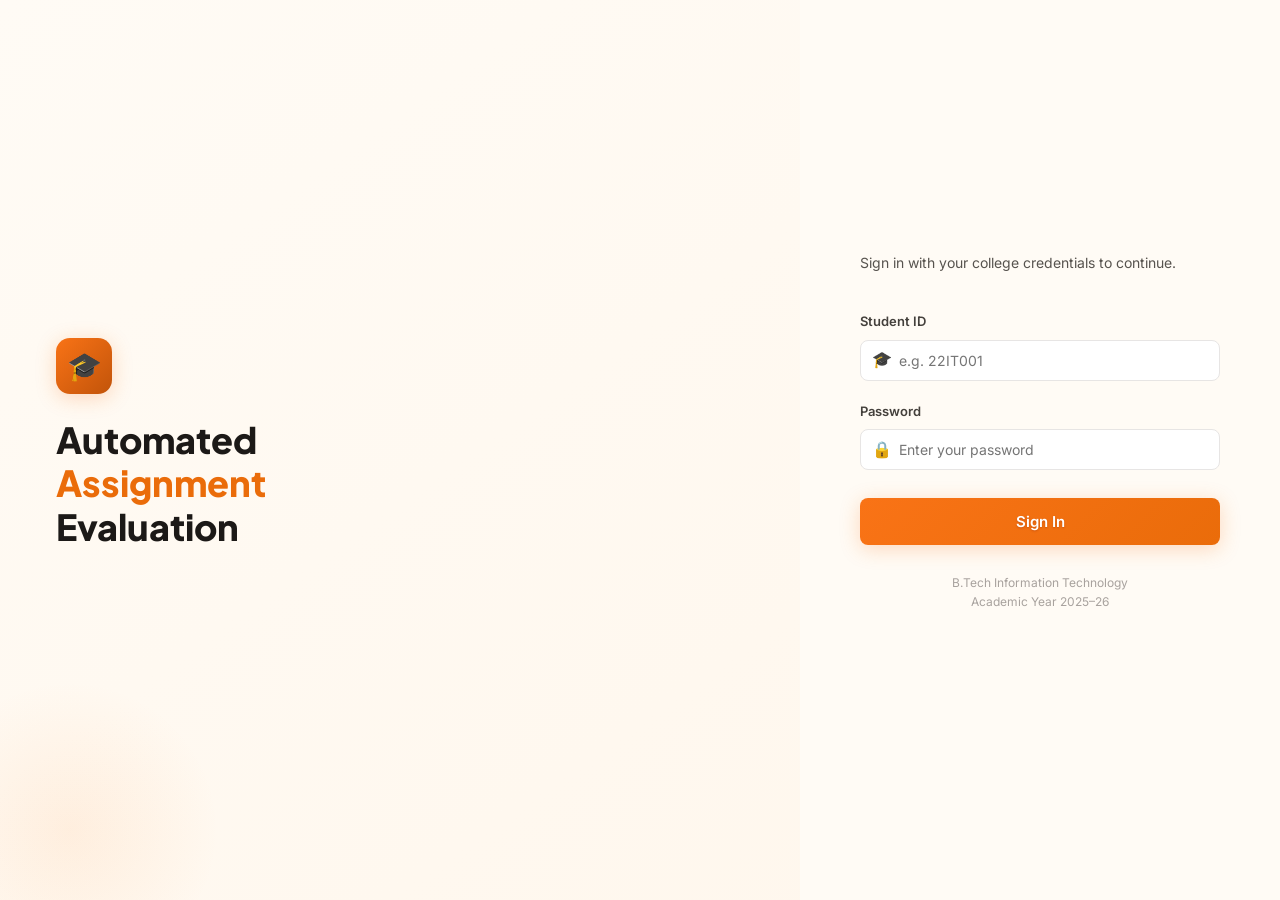
<file: index.html>
<!DOCTYPE html>
<html lang="en">

<head>
  <meta charset="UTF-8" />
  <meta name="viewport" content="width=device-width,initial-scale=1" />
  <title>Login – AES | Automated Assignment Evaluation System</title>
  <meta name="description"
    content="Secure student login for the Automated Assignment Evaluation System. Access your assignments, results, and feedback." />
  <link rel="stylesheet" href="css/main.css" />
  <style>
    body {
      background: var(--cream-50);
    }

    .login-root {
      min-height: 100vh;
    }
  </style>
</head>

<body>
  <div class="login-root">

    <div class="login-left">
      <div class="login-brand fade-in">
        <div class="login-brand-icon">🎓</div>
        <h1>Automated<br /><span>Assignment</span><br />Evaluation</h1>

      </div>

    </div>


    <div class="login-right">
      <div class="login-form-wrap fade-in">
        <p>Sign in with your college credentials to continue.</p>

        <div id="loginError" class="login-error">⚠️ <span id="errorMsg">Invalid credentials.</span></div>

        <form id="loginForm" novalidate>
          <div class="form-group">
            <label class="form-label" for="studentId">Student ID</label>
            <div class="input-icon-wrap">
              <span class="input-icon">🎓</span>
              <input id="studentId" class="form-control" type="text" placeholder="e.g. 22IT001" autocomplete="username"
                required />
            </div>
          </div>
          <div class="form-group">
            <label class="form-label" for="password">Password</label>
            <div class="input-icon-wrap">
              <span class="input-icon">🔒</span>
              <input id="password" class="form-control" type="password" placeholder="Enter your password"
                autocomplete="current-password" required />
            </div>
          </div>
          <button id="loginBtn" class="btn btn-primary btn-lg" type="submit"
            style="width:100%;justify-content:center;margin-top:8px;">
            <span id="loginBtnText">Sign In</span>
            <span id="loginSpinner" class="spinner" style="display:none;"></span>
          </button>
        </form>

        <p style="margin-top:28px;font-size:12px;color:var(--neutral-400);text-align:center;">
          B.Tech Information Technology<br />
          Academic Year 2025–26
        </p>
      </div>
    </div>
  </div>

  <script src="js/data.js"></script>
  <script src="js/auth.js"></script>
  <script>

    if (getCurrentStudent()) window.location.href = 'dashboard.html';

    document.getElementById('loginForm').addEventListener('submit', async function (e) {
      e.preventDefault();
      const id = document.getElementById('studentId').value.trim();
      const pwd = document.getElementById('password').value;
      const errEl = document.getElementById('loginError');
      const msgEl = document.getElementById('errorMsg');
      const btnTxt = document.getElementById('loginBtnText');
      const spinner = document.getElementById('loginSpinner');

      errEl.classList.remove('show');
      btnTxt.style.display = 'none';
      spinner.style.display = 'inline-block';
      document.getElementById('loginBtn').disabled = true;

      await new Promise(r => setTimeout(r, 800));

      const result = login(id, pwd);
      if (result.success) {
        window.location.href = 'dashboard.html';
      } else {
        msgEl.textContent = result.error;
        errEl.classList.add('show');
        btnTxt.style.display = 'inline';
        spinner.style.display = 'none';
        document.getElementById('loginBtn').disabled = false;
      }
    });
  </script>
</body>

</html>
</file>
<file: css/main.css>
@import url('https://fonts.googleapis.com/css2?family=Inter:wght@300;400;500;600;700;800&family=Plus+Jakarta+Sans:wght@500;600;700;800&display=swap');

:root {
  --cream-50: #FFFBF5;
  --cream-100: #FFF6EB;
  --cream-200: #FEECD6;
  --cream-300: #FDD9B0;
  --orange-400: #FB923C;
  --orange-500: #F97316;
  --orange-600: #EA6C0A;
  --orange-700: #C2540A;
  --orange-800: #9A3412;
  --amber-400: #FBBF24;
  --amber-500: #F59E0B;
  --neutral-100: #F5F5F4;
  --neutral-200: #E7E5E4;
  --neutral-300: #D6D3D1;
  --neutral-400: #A8A29E;
  --neutral-500: #78716C;
  --neutral-600: #57534E;
  --neutral-700: #44403C;
  --neutral-800: #292524;
  --neutral-900: #1C1917;
  --success-bg: #F0FDF4;
  --success: #15803D;
  --success-border: #BBF7D0;
  --warning-bg: #FFFBEB;
  --warning: #B45309;
  --warning-border: #FDE68A;
  --danger-bg: #FEF2F2;
  --danger: #B91C1C;
  --danger-border: #FECACA;
  --sidebar-w: 260px;
  --topbar-h: 70px;
  --radius: 12px;
  --radius-sm: 8px;
  --radius-lg: 16px;
  --shadow-sm: 0 1px 3px rgba(0, 0, 0, .06);
  --shadow-md: 0 4px 12px rgba(0, 0, 0, .08);
  --shadow-lg: 0 10px 24px rgba(0, 0, 0, .1);
  --shadow-orange: 0 4px 20px rgba(249, 115, 22, .25);
  --transition: 220ms ease;
}

*,
*::before,
*::after {
  box-sizing: border-box;
  margin: 0;
  padding: 0;
}

html {
  font-size: 16px;
  scroll-behavior: smooth;
}

body {
  font-family: 'Inter', sans-serif;
  background: var(--cream-50);
  color: var(--neutral-800);
  line-height: 1.6;
  -webkit-font-smoothing: antialiased;
}

a {
  color: inherit;
  text-decoration: none;
}

img {
  max-width: 100%;
}

button {
  cursor: pointer;
  border: none;
  background: none;
  font-family: inherit;
}

input,
textarea,
select {
  font-family: inherit;
}


::-webkit-scrollbar {
  width: 6px;
  height: 6px;
}

::-webkit-scrollbar-track {
  background: var(--cream-100);
}

::-webkit-scrollbar-thumb {
  background: var(--orange-300, #FDBA74);
  border-radius: 99px;
}


.app-layout {
  display: flex;
  min-height: 100vh;
}

.main-content {
  margin-left: var(--sidebar-w);
  flex: 1;
  display: flex;
  flex-direction: column;
  min-height: 100vh;
}

.page-body {
  padding: 28px 32px;
  flex: 1;
}


.sidebar {
  position: fixed;
  top: 0;
  left: 0;
  width: var(--sidebar-w);
  height: 100vh;
  background: var(--neutral-900);
  display: flex;
  flex-direction: column;
  z-index: 100;
  overflow-y: auto;
  overflow-x: hidden;
}

.sidebar-logo {
  padding: 24px 20px 20px;
  border-bottom: 1px solid rgba(255, 255, 255, .06);
}

.sidebar-logo .logo-badge {
  display: inline-flex;
  align-items: center;
  gap: 10px;
}

.sidebar-logo .logo-icon {
  width: 38px;
  height: 38px;
  background: linear-gradient(135deg, var(--orange-500), var(--orange-700));
  border-radius: 10px;
  display: flex;
  align-items: center;
  justify-content: center;
  font-size: 18px;
  box-shadow: var(--shadow-orange);
}

.sidebar-logo .logo-text {
  font-family: 'Plus Jakarta Sans', sans-serif;
}

.sidebar-logo .logo-title {
  font-size: 15px;
  font-weight: 700;
  color: #fff;
}

.sidebar-logo .logo-sub {
  font-size: 11px;
  color: var(--neutral-300);
  margin-top: 1px;
}

.sidebar-nav {
  padding: 16px 12px;
  flex: 1;
}

.nav-section-label {
  font-size: 10px;
  font-weight: 600;
  color: var(--neutral-500);
  letter-spacing: .08em;
  text-transform: uppercase;
  padding: 12px 8px 6px;
}

.nav-item {
  display: flex;
  align-items: center;
  gap: 12px;
  padding: 10px 12px;
  border-radius: var(--radius-sm);
  color: var(--neutral-300);
  font-size: 14px;
  font-weight: 500;
  transition: var(--transition);
  margin-bottom: 2px;
  position: relative;
}

.nav-item:hover {
  background: rgba(255, 255, 255, .05);
  color: #fff;
}

.nav-item.active {
  background: linear-gradient(135deg, rgba(249, 115, 22, .15), rgba(234, 108, 10, .1));
  color: var(--orange-400);
  border: 1px solid rgba(249, 115, 22, .2);
}

.nav-item.active::before {
  content: '';
  position: absolute;
  left: 0;
  top: 50%;
  transform: translateY(-50%);
  width: 3px;
  height: 60%;
  background: var(--orange-500);
  border-radius: 0 4px 4px 0;
}

.nav-item .nav-icon {
  font-size: 18px;
  width: 20px;
  text-align: center;
  flex-shrink: 0;
}

.nav-item .nav-badge {
  margin-left: auto;
  background: var(--orange-600);
  color: #fff;
  font-size: 10px;
  font-weight: 700;
  padding: 2px 7px;
  border-radius: 99px;
}

.sidebar-footer {
  padding: 16px 12px;
  border-top: 1px solid rgba(255, 255, 255, .06);
}

.sidebar-student {
  display: flex;
  align-items: center;
  gap: 10px;
  padding: 10px 12px;
  border-radius: var(--radius-sm);
}

.sidebar-student .avatar {
  width: 36px;
  height: 36px;
  border-radius: 50%;
  background: linear-gradient(135deg, var(--orange-500), var(--amber-500));
  display: flex;
  align-items: center;
  justify-content: center;
  font-weight: 700;
  font-size: 14px;
  color: #fff;
  flex-shrink: 0;
}

.sidebar-student .student-info .student-name {
  font-size: 13px;
  font-weight: 600;
  color: #fff;
}

.sidebar-student .student-info .student-id {
  font-size: 11px;
  color: var(--neutral-500);
}

.logout-btn {
  width: 100%;
  display: flex;
  align-items: center;
  gap: 10px;
  padding: 10px 12px;
  border-radius: var(--radius-sm);
  color: var(--neutral-300);
  font-size: 13px;
  font-weight: 500;
  transition: var(--transition);
  margin-top: 4px;
}

.logout-btn:hover {
  background: rgba(220, 38, 38, .1);
  color: #f87171;
}


.topbar {
  height: var(--topbar-h);
  background: #fff;
  border-bottom: 1px solid var(--neutral-200);
  display: flex;
  align-items: center;
  justify-content: space-between;
  padding: 0 32px;
  position: sticky;
  top: 0;
  z-index: 50;
  box-shadow: var(--shadow-sm);
}

.topbar-left .page-title {
  font-size: 20px;
  font-weight: 700;
  color: var(--neutral-900);
  font-family: 'Plus Jakarta Sans', sans-serif;
}

.topbar-left .page-subtitle {
  font-size: 13px;
  color: var(--neutral-600);
}

.topbar-right {
  display: flex;
  align-items: center;
  gap: 16px;
}

.topbar-notif {
  position: relative;
  width: 40px;
  height: 40px;
  border-radius: var(--radius-sm);
  background: var(--cream-100);
  display: flex;
  align-items: center;
  justify-content: center;
  font-size: 18px;
  transition: var(--transition);
  cursor: pointer;
}

.topbar-notif:hover {
  background: var(--cream-200);
}

.notif-dot {
  position: absolute;
  top: 8px;
  right: 8px;
  width: 8px;
  height: 8px;
  background: var(--orange-500);
  border-radius: 50%;
  border: 2px solid #fff;
}

.topbar-avatar {
  width: 40px;
  height: 40px;
  border-radius: 50%;
  background: linear-gradient(135deg, var(--orange-500), var(--amber-500));
  display: flex;
  align-items: center;
  justify-content: center;
  font-weight: 700;
  color: #fff;
  font-size: 15px;
  cursor: pointer;
}


.btn {
  display: inline-flex;
  align-items: center;
  gap: 8px;
  padding: 10px 20px;
  border-radius: var(--radius-sm);
  font-size: 14px;
  font-weight: 600;
  transition: var(--transition);
  cursor: pointer;
  border: none;
}

.btn-primary {
  background: linear-gradient(135deg, var(--orange-500), var(--orange-600));
  color: #fff;
  text-shadow: 0 1px 2px rgba(154, 52, 18, .4);
  box-shadow: var(--shadow-orange);
}

.btn-primary:hover {
  background: linear-gradient(135deg, var(--orange-600), var(--orange-700));
  transform: translateY(-1px);
  box-shadow: 0 6px 24px rgba(249, 115, 22, .35);
}

.btn-secondary {
  background: var(--cream-200);
  color: var(--orange-700);
  border: 1px solid var(--cream-300);
}

.btn-secondary:hover {
  background: var(--cream-300);
}

.btn-outline {
  background: transparent;
  color: var(--orange-600);
  border: 1.5px solid var(--orange-400);
}

.btn-outline:hover {
  background: var(--orange-50, #FFF7ED);
}

.btn-danger {
  background: var(--danger-bg);
  color: var(--danger);
  border: 1px solid var(--danger-border);
}

.btn-sm {
  padding: 7px 14px;
  font-size: 13px;
}

.btn-lg {
  padding: 14px 28px;
  font-size: 15px;
}

.btn:disabled {
  opacity: .5;
  cursor: not-allowed;
  transform: none !important;
}


.card {
  background: #fff;
  border-radius: var(--radius);
  border: 1px solid var(--neutral-200);
  box-shadow: var(--shadow-sm);
  transition: var(--transition);
}

.card:hover {
  box-shadow: var(--shadow-md);
}

.card-hover:hover {
  transform: translateY(-2px);
  border-color: var(--orange-200, #FED7AA);
  box-shadow: var(--shadow-md), 0 0 0 1px var(--orange-200, #FED7AA);
}

.card-header {
  padding: 20px 24px;
  border-bottom: 1px solid var(--neutral-100);
  display: flex;
  align-items: center;
  justify-content: space-between;
}

.card-title {
  font-size: 16px;
  font-weight: 700;
  color: var(--neutral-900);
  font-family: 'Plus Jakarta Sans', sans-serif;
}

.card-body {
  padding: 24px;
}


.badge {
  display: inline-flex;
  align-items: center;
  gap: 5px;
  padding: 4px 10px;
  border-radius: 99px;
  font-size: 12px;
  font-weight: 600;
}

.badge-success {
  background: var(--success-bg);
  color: var(--success);
  border: 1px solid var(--success-border);
}

.badge-warning {
  background: var(--warning-bg);
  color: var(--warning);
  border: 1px solid var(--warning-border);
}

.badge-danger {
  background: var(--danger-bg);
  color: var(--danger);
  border: 1px solid var(--danger-border);
}

.badge-info {
  background: #EFF6FF;
  color: #1D4ED8;
  border: 1px solid #BFDBFE;
}

.badge-orange {
  background: var(--orange-100, #FFEDD5);
  color: var(--orange-700);
  border: 1px solid var(--orange-200, #FED7AA);
}


.progress-bar-wrap {
  background: var(--neutral-100);
  border-radius: 99px;
  height: 8px;
  overflow: hidden;
}

.progress-bar-fill {
  height: 100%;
  border-radius: 99px;
  background: linear-gradient(90deg, var(--orange-400), var(--orange-600));
  transition: width .6s cubic-bezier(.4, 0, .2, 1);
}

.progress-bar-fill.green {
  background: linear-gradient(90deg, #4ADE80, #16A34A);
}

.progress-bar-fill.red {
  background: linear-gradient(90deg, #F87171, var(--danger));
}


.stats-grid {
  display: grid;
  grid-template-columns: repeat(4, 1fr);
  gap: 20px;
  margin-bottom: 28px;
}

.stat-card {
  background: #fff;
  border-radius: var(--radius);
  padding: 22px 24px;
  border: 1px solid var(--neutral-200);
  box-shadow: var(--shadow-sm);
  display: flex;
  align-items: center;
  gap: 18px;
  position: relative;
  overflow: hidden;
  transition: var(--transition);
}

.stat-card:hover {
  transform: translateY(-2px);
  box-shadow: var(--shadow-md);
}

.stat-card::after {
  content: '';
  position: absolute;
  top: 0;
  right: 0;
  width: 80px;
  height: 80px;
  border-radius: 0 var(--radius) 0 80px;
  opacity: .06;
}

.stat-card.orange::after {
  background: var(--orange-500);
}

.stat-card.amber::after {
  background: var(--amber-500);
}

.stat-card.green::after {
  background: var(--success);
}

.stat-card.red::after {
  background: var(--danger);
}

.stat-icon {
  width: 48px;
  height: 48px;
  border-radius: 12px;
  display: flex;
  align-items: center;
  justify-content: center;
  font-size: 22px;
  flex-shrink: 0;
}

.stat-icon.orange {
  background: linear-gradient(135deg, var(--orange-100, #FFEDD5), var(--orange-200, #FED7AA));
}

.stat-icon.amber {
  background: linear-gradient(135deg, #FFFBEB, #FDE68A);
}

.stat-icon.green {
  background: linear-gradient(135deg, #F0FDF4, #BBF7D0);
}

.stat-icon.red {
  background: linear-gradient(135deg, #FEF2F2, #FECACA);
}

.stat-info .stat-value {
  font-size: 28px;
  font-weight: 800;
  color: var(--neutral-900);
  font-family: 'Plus Jakarta Sans', sans-serif;
  line-height: 1;
}

.stat-info .stat-label {
  font-size: 13px;
  color: var(--neutral-600);
  margin-top: 4px;
}


.form-group {
  margin-bottom: 20px;
}

.form-label {
  display: block;
  font-size: 13px;
  font-weight: 600;
  color: var(--neutral-700);
  margin-bottom: 8px;
}

.form-control {
  width: 100%;
  padding: 11px 14px;
  border: 1.5px solid var(--neutral-200);
  border-radius: var(--radius-sm);
  font-size: 14px;
  color: var(--neutral-800);
  background: #fff;
  transition: var(--transition);
  outline: none;
}

.form-control:focus {
  border-color: var(--orange-400);
  box-shadow: 0 0 0 3px rgba(249, 115, 22, .1);
}

textarea.form-control {
  resize: vertical;
  min-height: 120px;
}


.file-upload-area {
  border: 2px dashed var(--neutral-300);
  border-radius: var(--radius);
  padding: 40px 24px;
  text-align: center;
  background: var(--cream-50);
  transition: var(--transition);
  cursor: pointer;
}

.file-upload-area:hover,
.file-upload-area.drag-over {
  border-color: var(--orange-400);
  background: var(--orange-50, #FFF7ED);
}

.file-upload-area .upload-icon {
  font-size: 40px;
  margin-bottom: 12px;
}

.file-upload-area .upload-text {
  font-size: 15px;
  font-weight: 600;
  color: var(--neutral-700);
}

.file-upload-area .upload-sub {
  font-size: 13px;
  color: var(--neutral-500);
  margin-top: 4px;
}


.modal-overlay {
  position: fixed;
  inset: 0;
  background: rgba(0, 0, 0, .5);
  backdrop-filter: blur(4px);
  z-index: 200;
  display: flex;
  align-items: center;
  justify-content: center;
  padding: 20px;
  opacity: 0;
  pointer-events: none;
  transition: var(--transition);
}

.modal-overlay.active {
  opacity: 1;
  pointer-events: all;
}

.modal {
  background: #fff;
  border-radius: var(--radius-lg);
  width: 100%;
  max-width: 560px;
  box-shadow: var(--shadow-xl, 0 25px 50px rgba(0, 0, 0, .2));
  transform: scale(.95) translateY(10px);
  transition: var(--transition);
}

.modal-overlay.active .modal {
  transform: scale(1) translateY(0);
}

.modal-header {
  padding: 24px 28px 20px;
  border-bottom: 1px solid var(--neutral-100);
  display: flex;
  align-items: center;
  justify-content: space-between;
}

.modal-title {
  font-size: 18px;
  font-weight: 700;
  font-family: 'Plus Jakarta Sans', sans-serif;
}

.modal-close {
  width: 32px;
  height: 32px;
  border-radius: var(--radius-sm);
  background: var(--neutral-100);
  display: flex;
  align-items: center;
  justify-content: center;
  font-size: 16px;
  color: var(--neutral-600);
  cursor: pointer;
  transition: var(--transition);
}

.modal-close:hover {
  background: var(--neutral-200);
  color: var(--neutral-800);
}

.modal-body {
  padding: 24px 28px;
}

.modal-footer {
  padding: 16px 28px 24px;
  display: flex;
  gap: 12px;
  justify-content: flex-end;
}


.eval-section {
  background: linear-gradient(135deg, var(--cream-50), #fff);
  border: 1px solid var(--orange-200, #FED7AA);
  border-radius: var(--radius-lg);
  overflow: hidden;
  margin-top: 24px;
}

.eval-header {
  background: linear-gradient(135deg, var(--orange-500), var(--orange-700));
  padding: 24px 28px;
  color: #fff;
}

.eval-score-big {
  font-size: 64px;
  font-weight: 800;
  font-family: 'Plus Jakarta Sans', sans-serif;
  line-height: 1;
}

.eval-score-label {
  font-size: 14px;
  opacity: .95;
  margin-top: 4px;
}

.eval-body {
  padding: 24px 28px;
}

.score-breakdown-grid {
  display: grid;
  grid-template-columns: repeat(4, 1fr);
  gap: 12px;
  margin-bottom: 24px;
}

.score-item {
  background: var(--cream-100);
  border-radius: var(--radius-sm);
  padding: 14px;
  text-align: center;
}

.score-item-value {
  font-size: 22px;
  font-weight: 800;
  color: var(--orange-600);
  font-family: 'Plus Jakarta Sans', sans-serif;
}

.score-item-label {
  font-size: 11px;
  color: var(--neutral-600);
  margin-top: 2px;
  font-weight: 500;
}

.feedback-section {
  margin-top: 20px;
}

.feedback-group {
  margin-bottom: 16px;
}

.feedback-group-title {
  font-size: 13px;
  font-weight: 700;
  color: var(--neutral-700);
  margin-bottom: 8px;
  display: flex;
  align-items: center;
  gap: 6px;
}

.feedback-list {
  list-style: none;
}

.feedback-list li {
  font-size: 13px;
  color: var(--neutral-600);
  padding: 6px 0 6px 20px;
  position: relative;
  border-bottom: 1px solid var(--neutral-100);
}

.feedback-list li:last-child {
  border-bottom: none;
}

.feedback-list li::before {
  content: '•';
  position: absolute;
  left: 6px;
  color: var(--orange-500);
  font-weight: 700;
}

.plagiarism-bar {
  position: relative;
}

.plagiarism-pct {
  font-size: 28px;
  font-weight: 800;
  font-family: 'Plus Jakarta Sans', sans-serif;
}

.ai-flag {
  background: linear-gradient(135deg, #FEF2F2, #FEE2E2);
  border: 1px solid #FECACA;
  border-radius: var(--radius-sm);
  padding: 12px 16px;
  display: flex;
  align-items: center;
  gap: 12px;
}


.assignments-grid {
  display: grid;
  grid-template-columns: repeat(auto-fill, minmax(340px, 1fr));
  gap: 20px;
}

.assignment-card {
  border-radius: var(--radius);
  background: #fff;
  border: 1px solid var(--neutral-200);
  overflow: hidden;
  transition: var(--transition);
  cursor: pointer;
}

.assignment-card:hover {
  transform: translateY(-3px);
  box-shadow: var(--shadow-lg);
  border-color: var(--orange-300, #FDBA74);
}

.assignment-card-bar {
  height: 4px;
}

.assignment-card-body {
  padding: 20px 22px;
}

.assignment-course {
  font-size: 11px;
  font-weight: 700;
  text-transform: uppercase;
  letter-spacing: .06em;
  color: var(--orange-600);
  margin-bottom: 8px;
}

.assignment-title {
  font-size: 16px;
  font-weight: 700;
  color: var(--neutral-900);
  line-height: 1.4;
  margin-bottom: 10px;
  font-family: 'Plus Jakarta Sans', sans-serif;
}

.assignment-desc {
  font-size: 13px;
  color: var(--neutral-600);
  line-height: 1.5;
  display: -webkit-box;
  -webkit-line-clamp: 2;
  line-clamp: 2;
  -webkit-box-orient: vertical;
  overflow: hidden;
  margin-bottom: 16px;
}

.assignment-meta {
  display: flex;
  align-items: center;
  justify-content: space-between;
}

.deadline-text {
  font-size: 12px;
  color: var(--neutral-600);
  display: flex;
  align-items: center;
  gap: 5px;
}

.deadline-text.urgent {
  color: var(--danger);
  font-weight: 600;
}

.deadline-text.warning {
  color: var(--warning);
  font-weight: 600;
}


.todo-course-section {
  margin-bottom: 24px;
}

.course-section-header {
  display: flex;
  align-items: center;
  justify-content: space-between;
  padding: 14px 20px;
  background: #fff;
  border: 1px solid var(--neutral-200);
  border-radius: var(--radius);
  cursor: pointer;
  transition: var(--transition);
}

.course-section-header:hover {
  background: var(--cream-50);
}

.course-section-header.expanded {
  border-radius: var(--radius) var(--radius) 0 0;
  border-bottom-color: transparent;
}

.todo-list {
  border: 1px solid var(--neutral-200);
  border-top: none;
  border-radius: 0 0 var(--radius) var(--radius);
  overflow: hidden;
}

.todo-item {
  display: flex;
  align-items: center;
  gap: 14px;
  padding: 14px 20px;
  background: #fff;
  border-bottom: 1px solid var(--neutral-100);
  transition: var(--transition);
}

.todo-item:last-child {
  border-bottom: none;
}

.todo-item:hover {
  background: var(--cream-50);
}

.todo-check {
  width: 20px;
  height: 20px;
  border-radius: 6px;
  border: 2px solid var(--neutral-300);
  flex-shrink: 0;
  cursor: pointer;
  display: flex;
  align-items: center;
  justify-content: center;
  transition: var(--transition);
}

.todo-check.checked {
  border-color: var(--success);
  background: var(--success);
  color: #fff;
}

.todo-item-title {
  flex: 1;
  font-size: 14px;
  font-weight: 500;
  color: var(--neutral-800);
}

.todo-item.done .todo-item-title {
  text-decoration: line-through;
  color: var(--neutral-500);
}


.results-table {
  width: 100%;
  border-collapse: separate;
  border-spacing: 0;
}

.results-table th {
  font-size: 12px;
  font-weight: 600;
  color: var(--neutral-600);
  text-transform: uppercase;
  letter-spacing: .05em;
  padding: 12px 16px;
  background: var(--neutral-50, #FAFAF9);
  border-bottom: 1px solid var(--neutral-200);
}

.results-table th:first-child {
  border-radius: var(--radius-sm) 0 0 0;
}

.results-table th:last-child {
  border-radius: 0 var(--radius-sm) 0 0;
}

.results-table td {
  padding: 14px 16px;
  border-bottom: 1px solid var(--neutral-100);
  font-size: 14px;
  color: var(--neutral-700);
}

.results-table tr:last-child td {
  border-bottom: none;
}

.results-table tr:hover td {
  background: var(--cream-50);
}

.score-pill {
  display: inline-block;
  padding: 4px 12px;
  border-radius: 99px;
  font-size: 13px;
  font-weight: 700;
}

.score-pill.high {
  background: var(--success-bg);
  color: var(--success);
}

.score-pill.mid {
  background: var(--warning-bg);
  color: var(--warning);
}

.score-pill.low {
  background: var(--danger-bg);
  color: var(--danger);
}


.login-root {
  min-height: 100vh;
  display: flex;
}

.login-left {
  flex: 1;
  background: url('https://images.unsplash.com/photo-1532012197267-da84d127e765?q=80&w=1200&auto=format&fit=crop') center/cover no-repeat;
  display: flex;
  flex-direction: column;
  justify-content: center;
  padding: 60px 56px;
  position: relative;
  overflow: hidden;
}

.login-left::before {
  content: '';
  position: absolute;
  inset: 0;
  background: linear-gradient(145deg, rgba(255, 251, 245, 0.7) 0%, rgba(255, 246, 235, 0.75) 100%);
}

.login-left::after {
  content: '';
  position: absolute;
  bottom: -80px;
  left: -80px;
  width: 300px;
  height: 300px;
  background: radial-gradient(circle, rgba(251, 146, 60, .1) 0%, transparent 70%);
  border-radius: 50%;
}

.login-brand {
  position: relative;
  z-index: 1;
}

.login-brand-icon {
  width: 56px;
  height: 56px;
  background: linear-gradient(135deg, var(--orange-500), var(--orange-700));
  border-radius: 14px;
  display: flex;
  align-items: center;
  justify-content: center;
  font-size: 28px;
  margin-bottom: 24px;
  box-shadow: var(--shadow-orange);
}

.login-brand h1 {
  font-family: 'Plus Jakarta Sans', sans-serif;
  font-size: 36px;
  font-weight: 800;
  color: var(--neutral-900);
  line-height: 1.2;
  margin-bottom: 14px;
}

.login-brand h1 span {
  color: var(--orange-600);
}

.login-brand p {
  font-size: 16px;
  color: var(--neutral-600);
  line-height: 1.7;
  max-width: 380px;
}

.login-features {
  margin-top: 48px;
  position: relative;
  z-index: 1;
}

.login-feature {
  display: flex;
  align-items: center;
  gap: 12px;
  margin-bottom: 16px;
}

.login-feature-icon {
  width: 36px;
  height: 36px;
  background: rgba(249, 115, 22, .15);
  border-radius: 10px;
  display: flex;
  align-items: center;
  justify-content: center;
  font-size: 17px;
  flex-shrink: 0;
  border: 1px solid rgba(249, 115, 22, .2);
}

.login-feature-text {
  font-size: 14px;
  color: var(--neutral-700);
  font-weight: 500;
}

.login-right {
  width: 480px;
  display: flex;
  align-items: center;
  justify-content: center;
  padding: 48px 48px;
  background: var(--cream-50);
}

.login-form-wrap {
  width: 100%;
  max-width: 360px;
}

.login-form-wrap h2 {
  font-family: 'Plus Jakarta Sans', sans-serif;
  font-size: 28px;
  font-weight: 800;
  color: var(--neutral-900);
  margin-bottom: 6px;
}

.login-form-wrap p {
  font-size: 14px;
  color: var(--neutral-600);
  margin-bottom: 36px;
}

.input-icon-wrap {
  position: relative;
}

.input-icon-wrap .input-icon {
  position: absolute;
  left: 12px;
  top: 50%;
  transform: translateY(-50%);
  font-size: 16px;
  color: var(--neutral-500);
  pointer-events: none;
}

.input-icon-wrap .form-control {
  padding-left: 38px;
}

.demo-creds {
  background: linear-gradient(135deg, var(--orange-50, #FFF7ED), var(--cream-200));
  border: 1px solid var(--orange-200, #FED7AA);
  border-radius: var(--radius-sm);
  padding: 14px 16px;
  margin-bottom: 24px;
}

.demo-creds p {
  font-size: 12px;
  font-weight: 600;
  color: var(--orange-700);
  margin-bottom: 6px;
}

.demo-creds code {
  font-size: 12px;
  color: var(--neutral-700);
  background: rgba(255, 255, 255, .6);
  padding: 2px 6px;
  border-radius: 4px;
  font-family: monospace;
}

.login-error {
  background: var(--danger-bg);
  border: 1px solid var(--danger-border);
  color: var(--danger);
  border-radius: var(--radius-sm);
  padding: 10px 14px;
  font-size: 13px;
  margin-bottom: 16px;
  display: none;
}

.login-error.show {
  display: block;
}


.tabs {
  display: flex;
  gap: 4px;
  background: var(--neutral-100);
  border-radius: var(--radius-sm);
  padding: 4px;
  margin-bottom: 24px;
}

.tab {
  padding: 8px 18px;
  border-radius: 6px;
  font-size: 13px;
  font-weight: 600;
  color: var(--neutral-600);
  cursor: pointer;
  transition: var(--transition);
}

.tab.active {
  background: #fff;
  color: var(--orange-600);
  box-shadow: var(--shadow-sm);
}

.filter-tabs {
  display: flex;
  gap: 8px;
  flex-wrap: wrap;
  margin-bottom: 24px;
}

.filter-chip {
  padding: 6px 16px;
  border-radius: 99px;
  font-size: 13px;
  font-weight: 500;
  background: #fff;
  border: 1.5px solid var(--neutral-200);
  color: var(--neutral-600);
  cursor: pointer;
  transition: var(--transition);
}

.filter-chip:hover {
  border-color: var(--orange-300, #FDBA74);
  color: var(--orange-600);
}

.filter-chip.active {
  background: var(--orange-500);
  color: #fff;
  border-color: var(--orange-500);
}


.alert {
  border-radius: var(--radius-sm);
  padding: 14px 18px;
  font-size: 14px;
  display: flex;
  align-items: flex-start;
  gap: 12px;
  margin-bottom: 16px;
}

.alert-icon {
  font-size: 18px;
  flex-shrink: 0;
  margin-top: 1px;
}

.alert-warning {
  background: var(--warning-bg);
  border: 1px solid var(--warning-border);
  color: var(--warning);
}

.alert-danger {
  background: var(--danger-bg);
  border: 1px solid var(--danger-border);
  color: var(--danger);
}

.alert-success {
  background: var(--success-bg);
  border: 1px solid var(--success-border);
  color: var(--success);
}

.alert-info {
  background: #EFF6FF;
  border: 1px solid #BFDBFE;
  color: #1E40AF;
}


.countdown {
  display: flex;
  gap: 12px;
}

.countdown-unit {
  text-align: center;
  background: var(--neutral-900);
  color: #fff;
  border-radius: var(--radius-sm);
  padding: 10px 16px;
  min-width: 60px;
}

.countdown-val {
  font-size: 26px;
  font-weight: 800;
  font-family: 'Plus Jakarta Sans', sans-serif;
  line-height: 1;
}

.countdown-label {
  font-size: 10px;
  color: rgba(255, 255, 255, .75);
  text-transform: uppercase;
  letter-spacing: .06em;
}

.countdown.urgent .countdown-unit {
  background: linear-gradient(135deg, var(--danger), #B91C1C);
}


.page-header {
  margin-bottom: 28px;
}

.page-header h1 {
  font-family: 'Plus Jakarta Sans', sans-serif;
  font-size: 26px;
  font-weight: 800;
  color: var(--neutral-900);
}

.page-header p {
  font-size: 14px;
  color: var(--neutral-600);
  margin-top: 4px;
}


.empty-state {
  text-align: center;
  padding: 60px 24px;
  color: var(--neutral-500);
}

.empty-state .empty-icon {
  font-size: 52px;
  margin-bottom: 16px;
}

.empty-state p {
  font-size: 15px;
}


.section-header {
  display: flex;
  align-items: center;
  justify-content: space-between;
  margin-bottom: 16px;
}

.section-title {
  font-size: 17px;
  font-weight: 700;
  color: var(--neutral-900);
  font-family: 'Plus Jakarta Sans', sans-serif;
}


.deadline-item {
  display: flex;
  align-items: center;
  gap: 14px;
  padding: 14px 0;
  border-bottom: 1px solid var(--neutral-100);
}

.deadline-item:last-child {
  border-bottom: none;
}

.deadline-dot {
  width: 10px;
  height: 10px;
  border-radius: 50%;
  flex-shrink: 0;
}

.deadline-info {
  flex: 1;
}

.deadline-name {
  font-size: 14px;
  font-weight: 600;
  color: var(--neutral-800);
}

.deadline-course {
  font-size: 12px;
  color: var(--neutral-500);
}

.deadline-time {
  font-size: 12px;
  font-weight: 600;
  white-space: nowrap;
}

.deadline-time.urgent {
  color: var(--danger);
}

.deadline-time.warning {
  color: var(--warning);
}

.deadline-time.normal {
  color: var(--neutral-600);
}


.profile-hero {
  background: linear-gradient(135deg, var(--cream-100), var(--cream-50), var(--orange-50, #FFF7ED));
  border-radius: var(--radius-lg);
  padding: 40px;
  color: var(--neutral-900);
  display: flex;
  align-items: center;
  gap: 28px;
  margin-bottom: 24px;
  position: relative;
  overflow: hidden;
  border: 1px solid var(--orange-100, #FFEDD5);
}

.profile-hero::before {
  content: '';
  position: absolute;
  top: -60px;
  right: -60px;
  width: 250px;
  height: 250px;
  background: radial-gradient(circle, rgba(249, 115, 22, .15) 0%, transparent 70%);
}

.profile-avatar-lg {
  width: 90px;
  height: 90px;
  border-radius: 50%;
  background: linear-gradient(135deg, var(--orange-500), var(--amber-500));
  display: flex;
  align-items: center;
  justify-content: center;
  font-size: 36px;
  font-weight: 800;
  color: #fff;
  border: 3px solid #fff;
  box-shadow: var(--shadow-sm);
  flex-shrink: 0;
}

.profile-info h2 {
  font-family: 'Plus Jakarta Sans', sans-serif;
  font-size: 24px;
  font-weight: 800;
  color: var(--neutral-900);
}

.profile-info p {
  color: var(--neutral-600);
  font-size: 14px;
  margin-top: 4px;
}

.profile-tags {
  display: flex;
  gap: 8px;
  flex-wrap: wrap;
  margin-top: 12px;
}

.profile-tag {
  background: #fff;
  border: 1px solid var(--neutral-200);
  color: var(--neutral-700);
  font-size: 12px;
  padding: 4px 12px;
  border-radius: 99px;
}


.grid-2 {
  display: grid;
  grid-template-columns: 1fr 1fr;
  gap: 20px;
}

.grid-3 {
  display: grid;
  grid-template-columns: repeat(3, 1fr);
  gap: 20px;
}


@keyframes fadeInUp {
  from {
    opacity: 0;
    transform: translateY(16px);
  }

  to {
    opacity: 1;
    transform: translateY(0);
  }
}

@keyframes spin {
  to {
    transform: rotate(360deg);
  }
}

@keyframes pulse {

  0%,
  100% {
    opacity: 1;
  }

  50% {
    opacity: .5;
  }
}

.fade-in {
  animation: fadeInUp .4s ease both;
}

.fade-in-1 {
  animation-delay: .05s;
}

.fade-in-2 {
  animation-delay: .1s;
}

.fade-in-3 {
  animation-delay: .15s;
}

.fade-in-4 {
  animation-delay: .2s;
}

.spinner {
  width: 20px;
  height: 20px;
  border: 2px solid rgba(255, 255, 255, .3);
  border-top-color: #fff;
  border-radius: 50%;
  animation: spin .7s linear infinite;
}

.spinner-dark {
  border: 2px solid var(--neutral-200);
  border-top-color: var(--orange-500);
}

.loading-pulse {
  animation: pulse 1.5s ease infinite;
}

/* ── RESPONSIVE ── */
@media (max-width: 1100px) {
  .stats-grid {
    grid-template-columns: repeat(2, 1fr);
  }

  .score-breakdown-grid {
    grid-template-columns: repeat(2, 1fr);
  }
}

@media (max-width: 900px) {
  .login-left {
    display: none;
  }

  .login-right {
    width: 100%;
  }

  .sidebar {
    transform: translateX(-100%);
  }

  .main-content {
    margin-left: 0;
  }

  .page-body {
    padding: 20px;
  }

  .topbar {
    padding: 0 20px;
  }
}

@media (max-width: 640px) {
  .stats-grid {
    grid-template-columns: 1fr 1fr;
  }

  .assignments-grid {
    grid-template-columns: 1fr;
  }

  .grid-2,
  .grid-3 {
    grid-template-columns: 1fr;
  }
}
</file>
